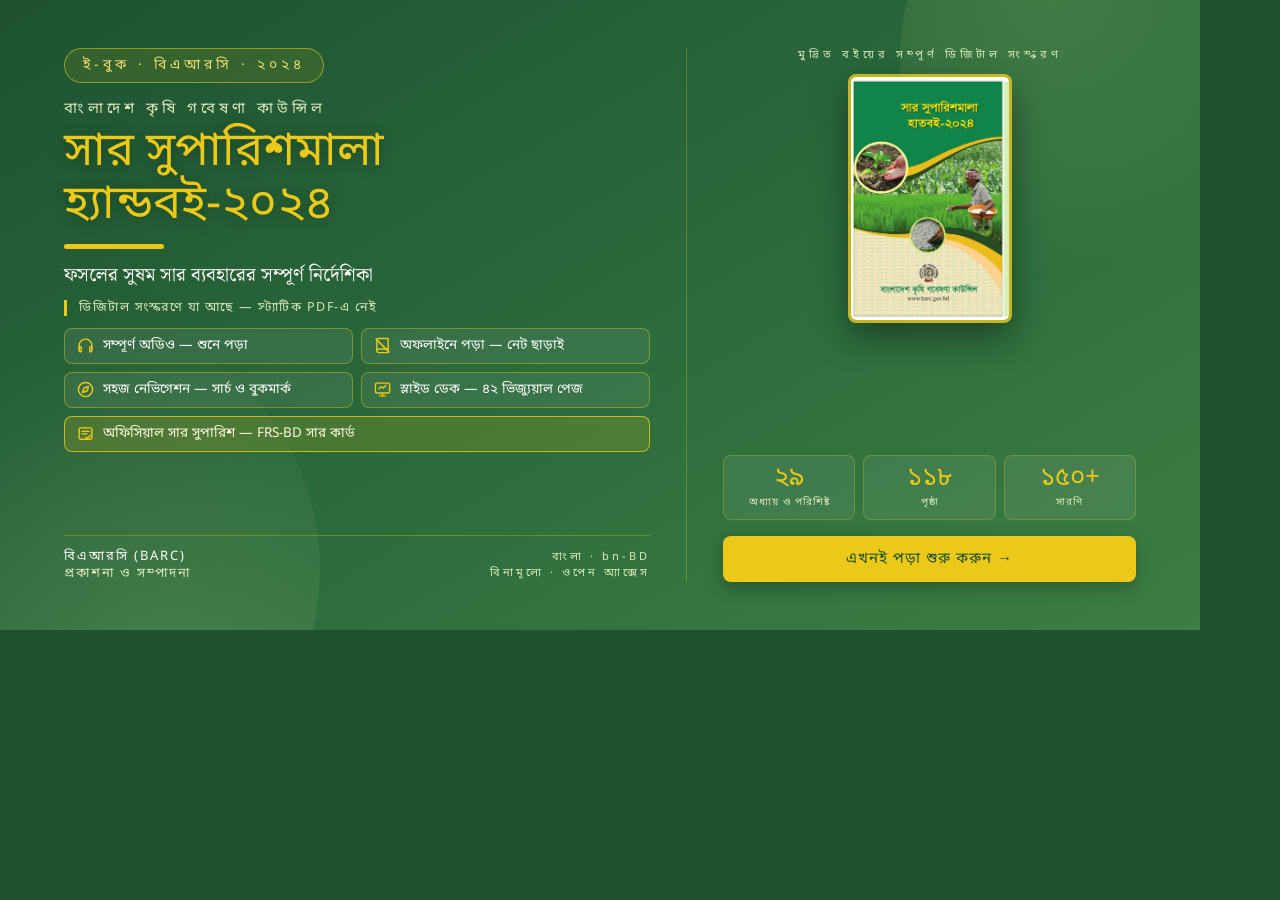
<file: og-image.html>
<!DOCTYPE html>
<html lang="bn">
<head>
<meta charset="UTF-8">
<style>
@font-face {
    font-family: 'NotoSansBengali';
    src: url('assets/NotoSansBengali-Regular.ttf') format('truetype');
    font-weight: 100 900;
}
@font-face {
    font-family: 'NotoSerifBengali';
    src: url('assets/NotoSerifBengali-Regular.ttf') format('truetype');
    font-weight: 100 900;
}
* { box-sizing: border-box; margin: 0; padding: 0; }
html, body {
    width: 1200px; height: 630px;
    background: #1E5230;
    font-family: 'NotoSansBengali', sans-serif;
    overflow: hidden;
}
.og-card {
    width: 1200px; height: 630px;
    background: linear-gradient(150deg, #1E5230 0%, #2C6C3C 55%, #3E7E44 100%);
    color: #FFFFFF;
    position: relative;
    padding: 48px 64px;
    display: flex;
    flex-direction: row;
    align-items: stretch;
    overflow: hidden;
}
.og-card::before {
    content: "";
    position: absolute;
    top: -180px; right: -180px;
    width: 480px; height: 480px;
    border-radius: 50%;
    background: radial-gradient(circle at 30% 30%, rgba(141, 181, 108, 0.28), transparent 65%);
    pointer-events: none;
}
.og-card::after {
    content: "";
    position: absolute;
    bottom: -200px; left: -200px;
    width: 520px; height: 520px;
    border-radius: 50%;
    background: radial-gradient(circle at 70% 70%, rgba(237, 239, 172, 0.14), transparent 65%);
    pointer-events: none;
}
.og-left {
    flex: 1.42;
    display: flex;
    flex-direction: column;
    justify-content: space-between;
    z-index: 2;
    padding-right: 36px;
}
.og-right {
    flex: 1;
    display: flex;
    flex-direction: column;
    justify-content: space-between;
    align-items: center;
    z-index: 2;
    border-left: 1px solid rgba(236, 201, 25, 0.3);
    padding-left: 36px;
}
.og-tag {
    display: inline-block;
    font-size: 14px;
    font-weight: 700;
    letter-spacing: 4px;
    color: #F3DC6D;
    border: 1px solid rgba(236, 201, 25, 0.55);
    background: rgba(236, 201, 25, 0.10);
    padding: 7px 18px;
    border-radius: 999px;
    width: fit-content;
}
.og-eyebrow {
    font-size: 15px;
    font-weight: 700;
    color: #DCE8BE;
    letter-spacing: 4px;
    margin-top: 16px;
}
.og-title {
    font-family: 'NotoSansBengali', sans-serif;
    font-size: 47px;
    font-weight: 900;
    line-height: 1.12;
    color: #ECC919;
    text-shadow: 0 2px 14px rgba(0, 0, 0, 0.28);
    margin: 8px 0 12px 0;
}
.og-rule {
    width: 100px; height: 5px;
    background: #ECC919;
    margin: 0 0 14px 0;
    border-radius: 3px;
}
.og-subtitle {
    font-family: 'NotoSerifBengali', serif;
    font-size: 19px;
    color: #FDFCF7;
    line-height: 1.4;
    margin-bottom: 10px;
}
.og-digital-eyebrow {
    font-size: 12.5px;
    font-weight: 700;
    color: #DCE8BE;
    letter-spacing: 1.5px;
    margin-bottom: 12px;
    padding-left: 12px;
    border-left: 3px solid #ECC919;
}
.og-features {
    display: grid;
    grid-template-columns: 1fr 1fr;
    gap: 8px;
}
.og-feature {
    display: flex;
    align-items: center;
    gap: 9px;
    font-size: 13.5px;
    font-weight: 700;
    color: #FDFCF7;
    background: rgba(255, 255, 255, 0.07);
    border: 1px solid rgba(236, 201, 25, 0.4);
    padding: 8px 12px;
    border-radius: 8px;
}
.og-feature svg { flex: none; }
.og-feature.official {
    grid-column: span 2;
    background: rgba(236, 201, 25, 0.16);
    border-color: rgba(236, 201, 25, 0.8);
    color: #FFF7DC;
}
.og-foot {
    display: flex;
    justify-content: space-between;
    align-items: center;
    margin-top: 12px;
    padding-top: 12px;
    border-top: 1px solid rgba(236, 201, 25, 0.3);
}
.og-author {
    font-size: 13px;
    color: #DCE8BE;
    letter-spacing: 2px;
}
.og-author strong { color: #FDFCF7; font-weight: 700; }
.og-pub {
    font-size: 11px;
    color: #DCE8BE;
    letter-spacing: 3px;
    text-align: right;
    line-height: 1.5;
}
.og-right-eyebrow {
    font-size: 11px;
    color: #DCE8BE;
    letter-spacing: 4px;
    text-transform: uppercase;
    margin-bottom: 12px;
    text-align: center;
}
.og-cover {
    width: 164px;
    margin: 0 auto;
}
.og-cover img {
    display: block;
    width: 100%;
    height: auto;
    aspect-ratio: 1067 / 1620;
    object-fit: cover;
    border-radius: 8px;
    border: 3px solid rgba(236, 201, 25, 0.8);
    box-shadow: 0 14px 34px rgba(0, 0, 0, 0.4);
}
.og-stats {
    display: grid;
    grid-template-columns: 1fr 1fr 1fr;
    gap: 8px;
    width: 100%;
    margin-top: 16px;
}
.og-stat {
    text-align: center;
    padding: 10px 4px;
    background: rgba(255, 255, 255, 0.07);
    border: 1px solid rgba(236, 201, 25, 0.25);
    border-radius: 8px;
}
.og-stat-num {
    font-family: 'NotoSansBengali', sans-serif;
    font-size: 26px;
    font-weight: 900;
    color: #ECC919;
    line-height: 1;
}
.og-stat-label {
    font-size: 10px;
    color: #DCE8BE;
    letter-spacing: 1px;
    margin-top: 4px;
}
.og-cta {
    margin-top: 16px;
    padding: 13px 20px;
    background: #ECC919;
    color: #1E5230;
    border-radius: 8px;
    text-align: center;
    font-size: 15px;
    font-weight: 900;
    letter-spacing: 1px;
    width: 100%;
    box-shadow: 0 6px 18px rgba(0, 0, 0, 0.25);
}
</style>
</head>
<body>
<div class="og-card">
    <div class="og-left">
        <div>
            <div class="og-tag">ই-বুক · বিএআরসি · ২০২৪</div>
            <div class="og-eyebrow">বাংলাদেশ কৃষি গবেষণা কাউন্সিল</div>
            <h1 class="og-title">সার সুপারিশমালা<br/>হ্যান্ডবই-২০২৪</h1>
            <div class="og-rule"></div>
            <p class="og-subtitle">ফসলের সুষম সার ব্যবহারের সম্পূর্ণ নির্দেশিকা</p>
            <div class="og-digital-eyebrow">ডিজিটাল সংস্করণে যা আছে — স্ট্যাটিক PDF-এ নেই</div>
            <div class="og-features">
                <div class="og-feature">
                    <svg width="17" height="17" viewBox="0 0 24 24" fill="none" stroke="#ECC919" stroke-width="2" stroke-linecap="round" stroke-linejoin="round"><path d="M3 18v-6a9 9 0 0 1 18 0v6"/><path d="M21 19a2 2 0 0 1-2 2h-1v-7h3v5zM3 19a2 2 0 0 0 2 2h1v-7H3v5z"/></svg>
                    সম্পূর্ণ অডিও — শুনে পড়া
                </div>
                <div class="og-feature">
                    <svg width="17" height="17" viewBox="0 0 24 24" fill="none" stroke="#ECC919" stroke-width="2" stroke-linecap="round" stroke-linejoin="round"><path d="M4 19.5A2.5 2.5 0 0 1 6.5 17H20"/><path d="M6.5 2H20v20H6.5A2.5 2.5 0 0 1 4 19.5v-15A2.5 2.5 0 0 1 6.5 2z"/><line x1="3" y1="3" x2="21" y2="21"/></svg>
                    অফলাইনে পড়া — নেট ছাড়াই
                </div>
                <div class="og-feature">
                    <svg width="17" height="17" viewBox="0 0 24 24" fill="none" stroke="#ECC919" stroke-width="2" stroke-linecap="round" stroke-linejoin="round"><circle cx="12" cy="12" r="10"/><polygon points="16.24 7.76 14.12 14.12 7.76 16.24 9.88 9.88 16.24 7.76"/></svg>
                    সহজ নেভিগেশন — সার্চ ও বুকমার্ক
                </div>
                <div class="og-feature">
                    <svg width="17" height="17" viewBox="0 0 24 24" fill="none" stroke="#ECC919" stroke-width="2" stroke-linecap="round" stroke-linejoin="round"><rect x="2" y="3" width="20" height="14" rx="2"/><line x1="12" y1="17" x2="12" y2="21"/><path d="M8 21h8"/><path d="M7 11l3-3 3 2 4-4"/></svg>
                    স্লাইড ডেক — ৪২ ভিজ্যুয়াল পেজ
                </div>
                <div class="og-feature official">
                    <svg width="17" height="17" viewBox="0 0 24 24" fill="none" stroke="#ECC919" stroke-width="2" stroke-linecap="round" stroke-linejoin="round"><rect x="3" y="4" width="18" height="16" rx="2"/><line x1="7" y1="9" x2="17" y2="9"/><line x1="7" y1="12.5" x2="14" y2="12.5"/><path d="M12.5 17l2 2 4-4"/></svg>
                    অফিসিয়াল সার সুপারিশ — FRS-BD সার কার্ড
                </div>
            </div>
        </div>
        <div class="og-foot">
            <div class="og-author">
                <strong>বিএআরসি (BARC)</strong><br/>
                প্রকাশনা ও সম্পাদনা
            </div>
            <div class="og-pub">
                বাংলা · bn-BD<br/>
                বিনামূল্যে · ওপেন অ্যাক্সেস
            </div>
        </div>
    </div>
    <div class="og-right">
        <div>
            <div class="og-right-eyebrow">মুদ্রিত বইয়ের সম্পূর্ণ ডিজিটাল সংস্করণ</div>
            <div class="og-cover"><img src="assets/cover_front.jpg" alt=""></div>
        </div>
        <div style="width: 100%;">
            <div class="og-stats">
                <div class="og-stat">
                    <div class="og-stat-num">২৯</div>
                    <div class="og-stat-label">অধ্যায় ও পরিশিষ্ট</div>
                </div>
                <div class="og-stat">
                    <div class="og-stat-num">১১৮</div>
                    <div class="og-stat-label">পৃষ্ঠা</div>
                </div>
                <div class="og-stat">
                    <div class="og-stat-num">১৫০+</div>
                    <div class="og-stat-label">সারণি</div>
                </div>
            </div>
            <div class="og-cta">এখনই পড়া শুরু করুন →</div>
        </div>
    </div>
</div>
</body>
</html>
</file>
